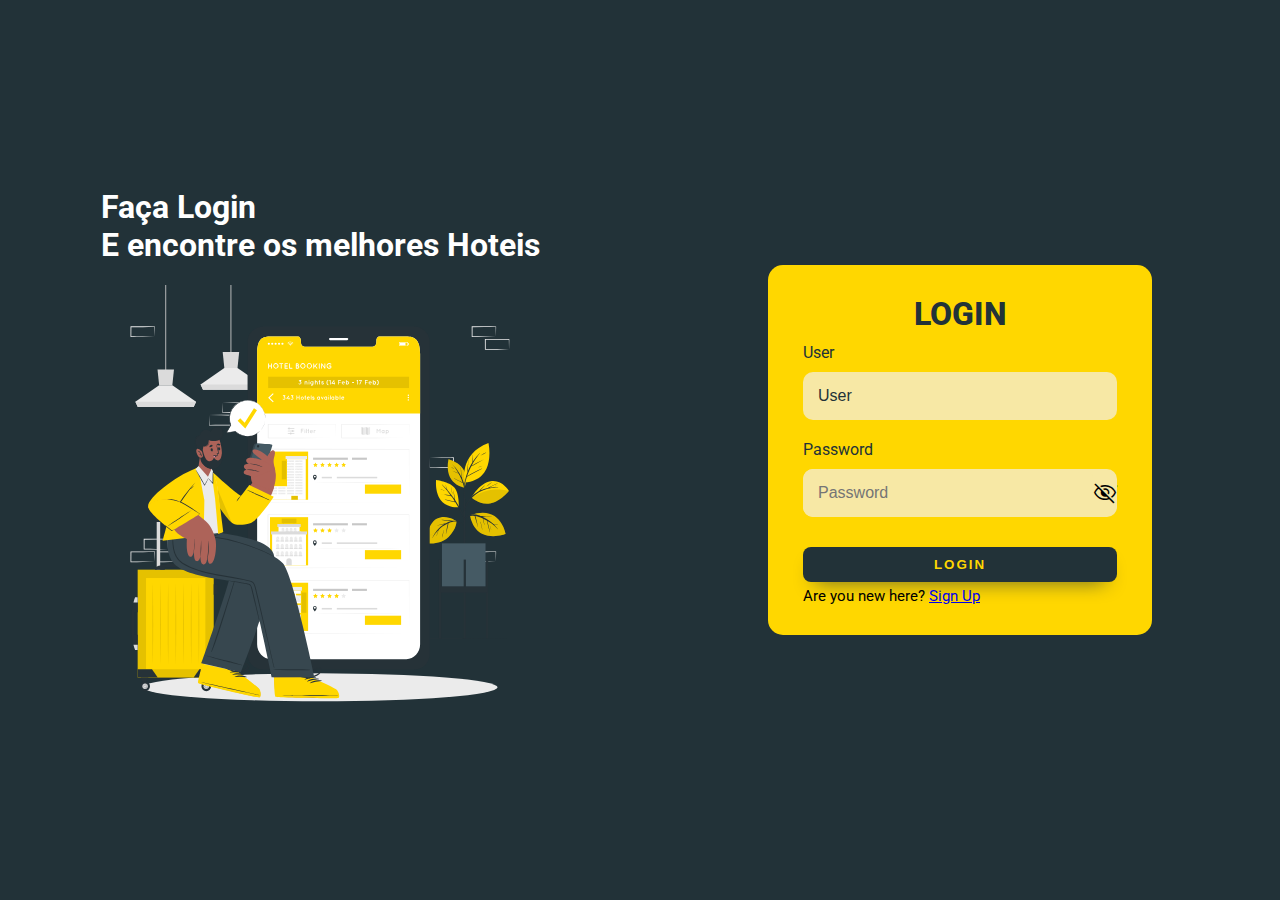
<file: index.html>
<!DOCTYPE html>
<html lang="en">
  <head>
    <meta charset="UTF-8">
    <meta http-equiv="X-UA-Compatible" content="IE=edge">
    <meta name="viewport" content="width=device-width, initial-scale=1.0">
    <link rel="stylesheet" href="./src/css/main-page-style.css">
    <title>Home</title>
  </head>
  <body>
    <div class="app" id="main-app">
      <div class="content item">
        <h3 id="current-logged-user"></h3>
          <div class="wrapper-logout" id="btn-logout">
            <span class="material-symbols-outlined power-icon">
              power_rounded
            </span>
            <span>Logout</span>
          </div>
      </div>
    </div>
    <script type="module" src="./src/js/keepLogged/index.js"></script>
  </body>
</html>
</file>
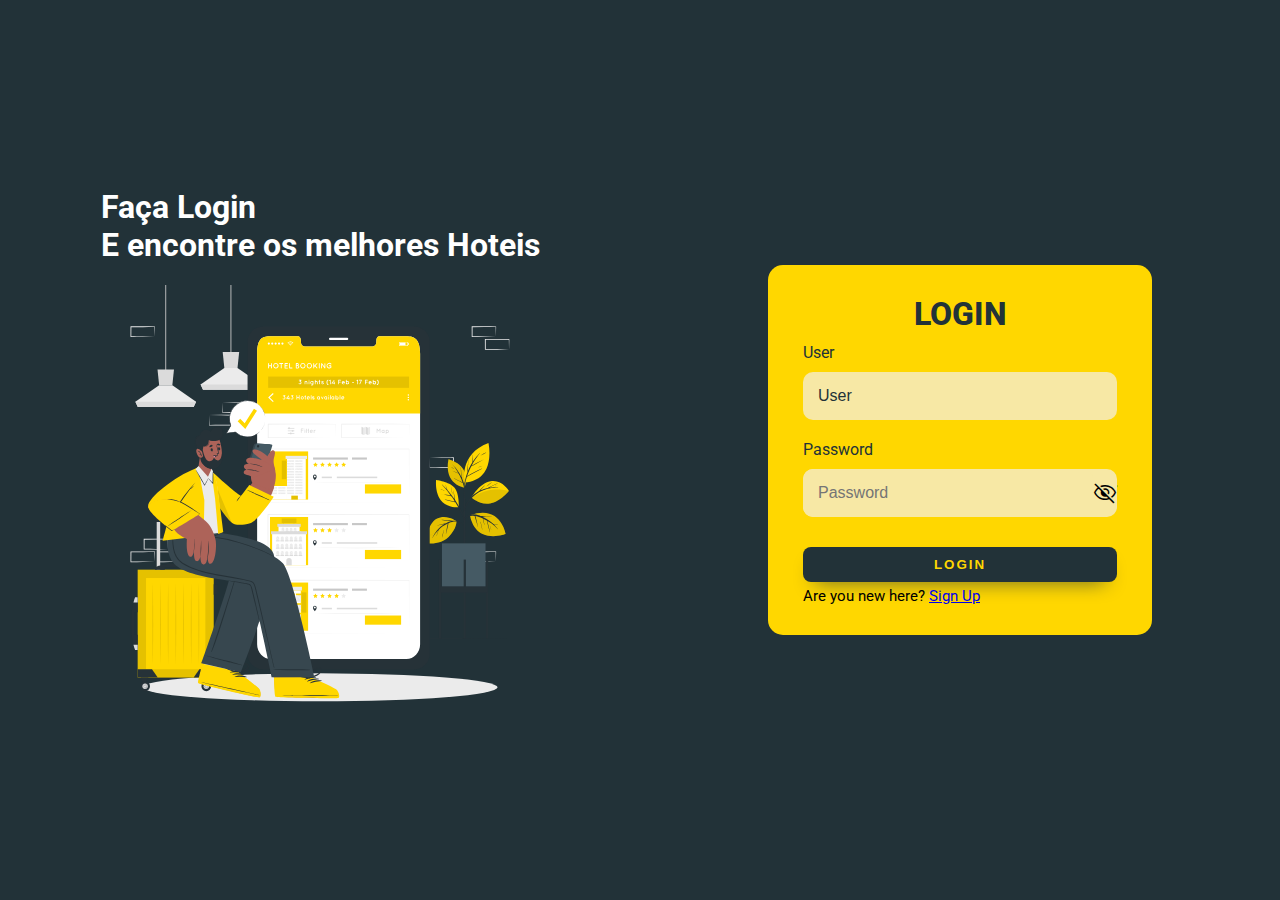
<file: login.html>
<!DOCTYPE html>
<html lang="en">
<head>
  <meta charset="UTF-8">
  <meta http-equiv="X-UA-Compatible" content="IE=edge">
  <meta name="viewport" content="width=device-width, initial-scale=1.0">
  <link rel="stylesheet" href="./src/css/login-style.css">
  <title>Login</title>
</head>
<body>
  <div class="app-login">
    <div class="left-login">
      <h1>Faça Login <br>E encontre os melhores Hoteis</h1>
      <img src="./src/pic/hotel-booking-animate.svg" class="hotel-booking-animate" alt="hotel-booking">
    </div>
    <div class="right-login">
      <div class="card-login">
        <h1>LOGIN</h1>
        <div class="textfield">
          <label for="user">User</label>
          <input type="text" name="user" id="user-login" placeholder="User">
        </div>
        <div class="textfield">
          <label for="password">Password</label>
          <div class="textfield-input-pwd">
            <input type="password" name="password" id="password-login" placeholder="Password">
            <span class="material-symbols-outlined align-aye" id="toggle-password-login">visibility_off</span>
          </div>
          <label class="msg-error" id="msg-error-id"></label>
        </div>
        <button class="btn-login" id="btn-login-access">Login</button>
        <div class="signup-link-wrapper">
          Are you new here?
          <a class="signup-link" id="signup" target="_self" rel="noopener noreferrer" href="https://ac-gomes.github.io/basic-login-localstorage/register.html">Sign Up</a>
        </div>
      </div>
    </div>
  </div>
  <script type="module" src="./src/js/login/Login.js"></script>
</body>
</html>
</file>
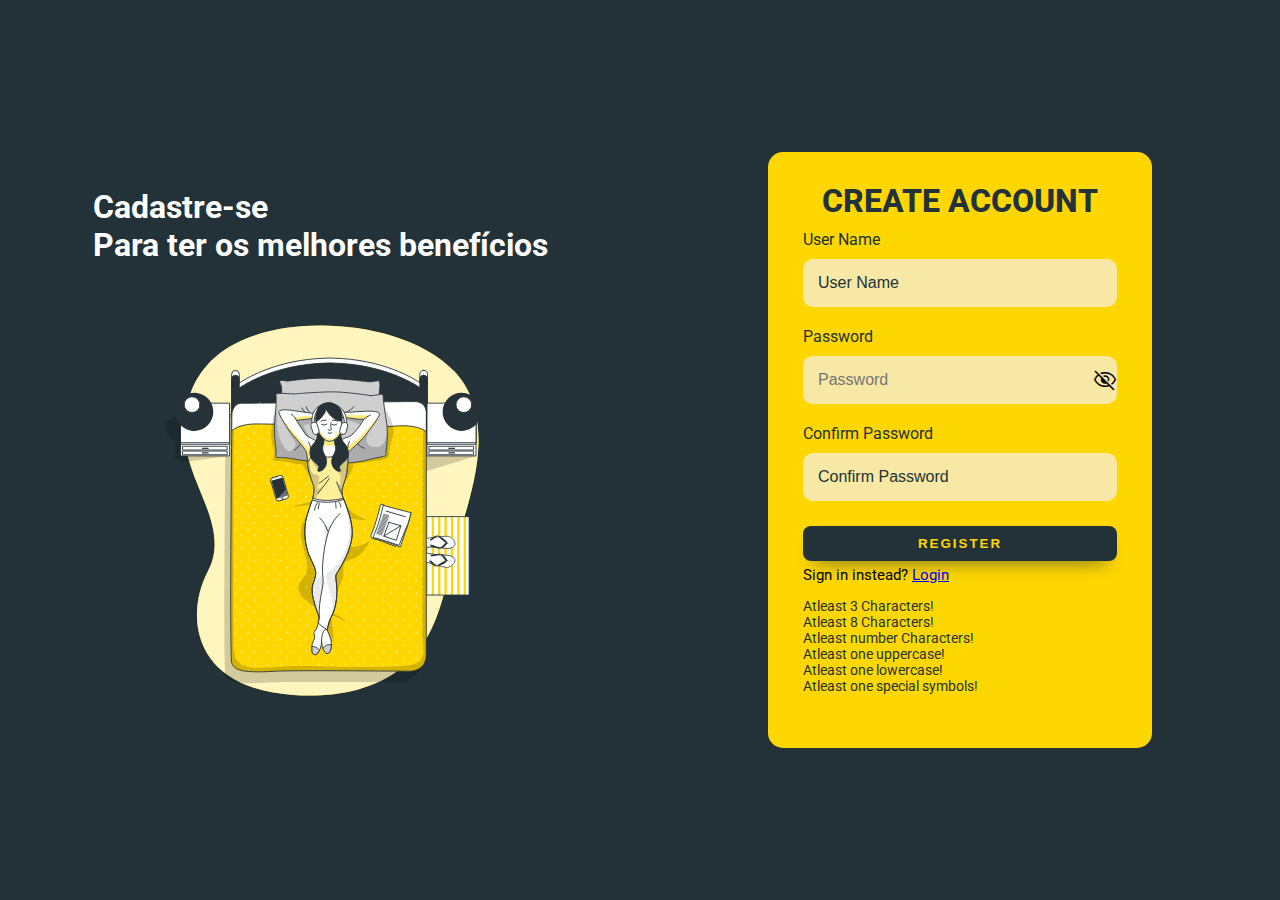
<file: register.html>
<!DOCTYPE html>
<html lang="en">
<head>
  <meta charset="UTF-8">
  <meta http-equiv="X-UA-Compatible" content="IE=edge">
  <meta name="viewport" content="width=device-width, initial-scale=1.0">
  <link rel="stylesheet" href="./src/css/register-style.css">
  <title>Register</title>
</head>
<body>
  <div class="app-register">
    <div class="left-register">
      <h1>Cadastre-se <br>Para ter os melhores benefícios</h1>
      <img src="./src/pic/relaxing-at-home-animate.svg" class="relaxing-at-home-animate" alt="hotel-booking">
    </div>
    <div class="right-register">
      <div class="card-register">
        <h1>CREATE ACCOUNT</h1>
        <div class="textfield">
          <label for="user">User Name</label>
          <input type="text" name="user" id="user-register" placeholder="User Name">
        </div>
        <div class="textfield">
          <label for="password">Password</label>
          <div class="textfield-input-pwd">
            <input type="password" name="password" id="password-register" placeholder="Password">
            <span class="material-symbols-outlined align-aye" id="toggle-password">visibility_off</span>
          </div>
        </div>
        <div class="textfield">
          <label for="confirm-password">Confirm Password</label>
          <input type="password" name="confirm-password" id="confirm-password-register" placeholder="Confirm Password">
          <button class="btn-register" id="btnRegister">Register</button>
          <div class="signup-link-wrapper">
            Sign in instead?
            <a class="signup-link" target="_self" rel="noopener noreferrer" href="https://ac-gomes.github.io/basic-login-localstorage/login.html">Login</a>
          </div>
          <div class="error-message">
            <ul id="error-list"></ul>
          </div>
        </div>
      </div>
    </div>
  </div>
  <script type="module" src="./src/js/index.js"></script>
</body>
</html>
</file>
<file: src/css/main-page-style.css>
@import url('https://fonts.googleapis.com/css2?family=Roboto:wght@400;700&display=swap');
@import url('https://fonts.googleapis.com/css2?family=Material+Symbols+Outlined:opsz,wght,FILL,GRAD@20..48,100..700,0..1,-50..200');

body{
  margin:0 ;
  font-family: 'Roboto',sans-serif;
  background: #223238;
}

body * {
  box-sizing: border-box;
}
.app{
  width: 100vw;
  height: 100vh;
  display: flex;
  flex-direction: column;
  justify-content: center;
  align-items: center;
}

.item{
  margin: 10px 0px;
}

.content {
  height: 60%;
  width:50%;
  display: flex;
  justify-content: center;
  align-items: center;
  flex-direction: column;
  padding: 10px 10px;
  background: #87f0c49f;
  border-radius: 15px;
}

.material-symbols-outlined {
  font-variation-settings:
  'FILL' 0,
  'wght' 400,
  'GRAD' 0,
  'opsz' 48
}

.wrapper-logout{
  display: flex;
  border-radius: 20px;
  background: rgb(230, 133, 6);
  color: #ffff;
  padding: 5px;
  flex-direction: row;
  align-items: center;
  box-sizing: border-box;
  font-weight: 500;
  cursor: pointer;
  box-sizing: border-box;
}
.item >h3{
  color: #ffff !important;
}
</file>
<file: src/css/login-style.css>
@import url('https://fonts.googleapis.com/css2?family=Roboto:wght@400;700&display=swap');
@import url("https://fonts.googleapis.com/css2?family=Material+Symbols+Outlined:opsz,wght,FILL,GRAD@20..48,100..700,0..1,-50..200");

body{
  margin:0 ;
  font-family: 'Roboto',sans-serif;
}

body * {
  box-sizing: border-box;
}
.app-login{
  width: 100vw;
  height: 100vh;
  background: #223238;
  display: flex;
  justify-content: center;
  align-items: center;
}

.left-login{
  width: 50vw;
  height: 100vh;
  display: flex;
  justify-content: center;
  align-items: center;
  flex-direction: column;
}
.left-login >h1{
  /* font-size: 3vw; */
  color: #ffff;
}

.right-login{
  width: 50vw;
  height: 100vh;
  display: flex;
  justify-content: center;
  align-items: center;
}

.hotel-booking-animate{
  width: 35vw;

}
.card-login{
  width: 60%;
  display: flex;
  justify-content: center;
  align-items: center;
  flex-direction: column;
  padding: 30px 35px;
  background: #FFD700;
  border-radius: 15px;
  box-shadow: 0px 10px 40px #0000;
}
.card-login >h1{
  color: #223238;
  font-weight: 800;
  margin: 0;
}
.textfield{
  width: 100%;
  display: flex;
  flex-direction: column;
  align-items: flex-start;
  justify-content: center;
  margin: 10px 0px;
}
.textfield >input{
  width: 100%;
  border: none;
  border-radius: 10px;
  padding: 15px;
  background: #f7e8a5;
  color: #223238;
  font-size: 12pt;
  box-shadow: #223238;
  outline:none ;
  box-sizing: border-box;
}

.textfield > label{
  color: #223238 ;
  margin-bottom: 10px;
}
.textfield > input::placeholder{
  color: #223238
}

.textfield-input-pwd {
  display: flex;
  width: 100%;
  border-radius: 10px;
  background: #f7e8a5;
  flex-direction: row;
  align-items: center;
  box-sizing: border-box;
}

.textfield-input-pwd >input{
  width: 100%;
  border: none;
  border-radius: 10px;
  padding: 15px;
  background: #f7e8a5;
  color: #223238 ;
  font-size: 12pt;
  box-shadow: #0000;
  outline:none ;
  box-sizing: border-box;
}

.textfield-input-pwd >label{
  color: #223238 ;
  margin-bottom: 10px;
}
.msg-error{
  margin-top: 10px;
  margin-bottom: 0px;
  display: none;
  color: red !important;
}

.material-symbols-outlined {
  font-variation-settings:
  'FILL' 0,
  'wght' 400,
  'GRAD' 0,
  'opsz' 48
 }

 .align-aye {
  position: relative;
  cursor: pointer;
 }

 .btn-login{
  width: 100%;
  padding: 10px;
  margin-top: 20px;
  margin-bottom: 5px;
  border: none;
  border-radius: 8px;
  outline: none;
  text-transform: uppercase;
  font-weight: 800;
  letter-spacing: 2px;
  background: #223238;
  color: #FFD700;
  cursor: pointer;
  box-shadow: 0px 10px 20px -12px #223238;
}
.signup-link-wrapper{
  align-self: flex-start;
  font-size: 15px;
}
.signup-link{
  cursor: pointer;
}

@media only screen and (max-width: 950px){
  .card-login{
    width: 85%;
  }
}

@media only screen and (max-width: 600px){
  .app-login{
    flex-direction: column;
  }

  .left-login > h1{
    display: none;
  }

  .left-login{
    width: 100%;
    height: auto;
  }

  .right-login {
    width: 90%;
    height: auto;
  }

  .hotel-booking-animate{
    width: 40vh;
  }

}
</file>
<file: src/css/register-style.css>
@import url('https://fonts.googleapis.com/css2?family=Roboto:wght@400;700&display=swap');
@import url("https://fonts.googleapis.com/css2?family=Material+Symbols+Outlined:opsz,wght,FILL,GRAD@20..48,100..700,0..1,-50..200");

body{
  margin:0 ;
  padding: 0;
  font-family: 'Roboto',sans-serif;
  background: #223238;
}

body * {
  box-sizing: border-box;
}

.app-register{
  width: 100vw;
  height: 100vh;
  background: #223238;
  display: flex;
  justify-content: center;
  align-items: center;
}

.left-register{
  width: 50vw;
  height: 100vh;
  display: flex;
  justify-content: center;
  align-items: center;
  flex-direction: column;
}
.left-register >h1{
  color: #ffff;
}

.right-register{
  width: 50vw;
  height: 80%vh;
  display: flex;
  justify-content: center;
  align-items: center;
}

.relaxing-at-home-animate{
  width: 35vw;

}
.card-register{
  width: 60%;
  display: flex;
  justify-content: center;
  align-items: center;
  flex-direction: column;
  padding: 30px 35px;
  background: #FFD700;
  border-radius: 15px;
  box-shadow: 0px 10px 40px #0000;
}
.card-register >h1{
  color: #223238;
  font-weight: 800;
  margin: 0;
}
.textfield{
  width: 100%;
  display: flex;
  flex-direction: column;
  align-items: flex-start;
  justify-content: center;
  margin: 10px 0px;
}
.textfield >input{
  width: 100%;
  border: none;
  border-radius: 10px;
  padding: 15px;
  background: #f7e8a5;
  color: #223238 ;
  font-size: 12pt;
  box-shadow: #0000;
  outline:none ;
  box-sizing: border-box;
}
.textfield-input-pwd {
  display: flex;
  width: 100%;
  border-radius: 10px;
  background: #f7e8a5;
  flex-direction: row;
  align-items: center;
  box-sizing: border-box;

}
.textfield-input-pwd >input{
  width: 100%;
  border: none;
  border-radius: 10px;
  padding: 15px;
  background: #f7e8a5;
  color: #223238 ;
  font-size: 12pt;
  box-shadow: #0000;
  outline:none ;
  box-sizing: border-box;
}
.textfield-input-pwd >label{
  color: #223238 ;
  margin-bottom: 10px;
}

.textfield > label{
  color: #223238 ;
  margin-bottom: 10px;
}
.textfield > input::placeholder{
  color: #223238
}

.btn-register{
  width: 100%;
  padding: 10px 0px;
  margin-top: 25px;
  border: none;
  border-radius: 8px;
  outline: none;
  text-transform: uppercase;
  font-weight: 800;
  letter-spacing: 2px;
  background: #223238;
  color: #FFD700;
  cursor: pointer;
  box-shadow: 0px 10px 20px -12px #223238;
}

.signup-link-wrapper{
  margin-top: 5px;
  font-size: 15px;
}
.signup-link{
  cursor: pointer;
}

ul {
  display: flex;
  flex-direction: column;
  align-items: flex-start;
  font-size: 14px;
  list-style-type: none;
  text-align: left;
  padding-left: 0;
  color: #223238;
 }

 .user-name-len{
  color: #ffff;
 }
 .material-symbols-outlined {
  font-variation-settings:
  'FILL' 0,
  'wght' 400,
  'GRAD' 0,
  'opsz' 48
 }

 .align-aye {
  position: relative;
  cursor: pointer;
 }

@media only screen and (max-width: 950px){
  .card-register{
    width: 85%;
    height: 90%;
  }
  .card-register > H1{
    font-size: 26px;
  }
}

@media only screen and (max-width: 600px){
  .app-register{
    flex-direction: column;
    height: 100%;
  }

  .left-register > h1{
    display: none;
  }

  .left-register{
    width: 100%;
    height: auto;
  }

  .right-register {
    width: 90%;
    height: auto;

  }

  .relaxing-at-home-animate{
    width: 35vh;
  }

  .card-register > H1{
    font-size: 20px;
  }

}
</file>
